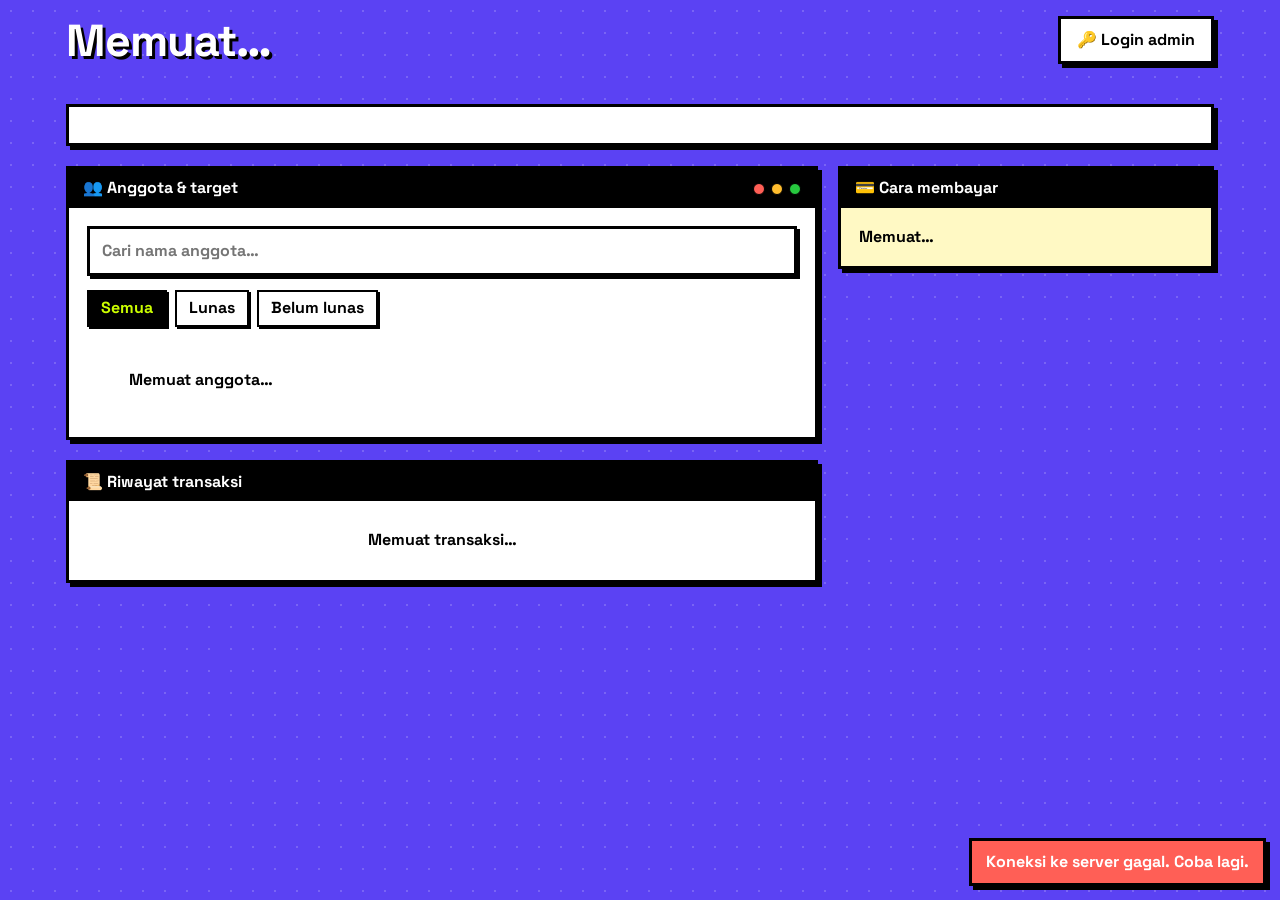
<file: KAS/index.html>
<!DOCTYPE html>
<html lang="id">

<head>
    <meta charset="UTF-8">
    <meta name="viewport" content="width=device-width, initial-scale=1">
    <title>Sistem Kas</title>
    <link rel="preconnect" href="https://fonts.googleapis.com">
    <link rel="preconnect" href="https://fonts.gstatic.com" crossorigin>
    <link href="https://fonts.googleapis.com/css2?family=Space+Grotesk:wght@500;700;900&display=swap" rel="stylesheet">
    <link rel="stylesheet" href="style.css">
</head>

<body>

    <!-- ============ HALAMAN PUBLIK ============ -->
    <div id="viewPublic" class="wrap">
        <header class="top">
            <h1 class="brand" id="pubTitle">Memuat…</h1>
            <div style="display:flex;gap:10px;flex-wrap:wrap">
                <button class="btn white" data-go="login" id="btnToLogin">🔑 Login admin</button>
                <button class="btn" data-go="admin" id="btnToAdmin" style="display:none">⚡ Buka dashboard</button>
            </div>
        </header>

        <div class="ticker hidden" id="ticker" aria-hidden="true">
            <div class="ticker-track" id="tickerTrack"></div>
        </div>
        <section class="stats" id="pubStats"></section>
        <section class="box pad overall" id="overall"></section>

        <div class="cols">
            <div class="stack">
                <section class="box">
                    <div class="bar"><span>👥 Anggota & target</span><span class="dots"><i></i><i></i><i></i></span>
                    </div>
                    <div class="pad">
                        <input class="input search" id="searchMember" type="search" placeholder="Cari nama anggota…"
                            aria-label="Cari anggota">
                        <div class="chips" id="chips"><button class="chip on" data-f="">Semua</button><button
                                class="chip" data-f="lunas">Lunas</button><button class="chip" data-f="belum">Belum
                                lunas</button></div>
                        <div class="members" id="pubMembers">
                            <div class="skeleton">Memuat anggota…</div>
                        </div>
                    </div>
                </section>
                <section class="box">
                    <div class="bar"><span>📜 Riwayat transaksi</span></div>
                    <div class="pad">
                        <ul class="tx" id="pubTx">
                            <li class="skeleton" style="display:block">Memuat transaksi…</li>
                        </ul>
                    </div>
                </section>
            </div>
            <aside class="stack">
                <section class="box" style="background:#FFF9C4">
                    <div class="bar"><span>💳 Cara membayar</span></div>
                    <div class="pad">
                        <p id="pubPay" style="white-space:pre-line;font-weight:700">Memuat…</p>
                    </div>
                </section>
            </aside>
        </div>
    </div>

    <!-- ============ HALAMAN LOGIN ============ -->
    <div id="viewLogin" class="login-page hidden">
        <span class="shape s1"></span><span class="shape s2"></span><span class="shape s3"></span>
        <div class="login-card box box-lg">
            <div class="bar"><span>LOGIN_ADMIN.EXE</span><span class="dots"><i></i><i></i><i></i></span></div>
            <div class="pad" style="padding:24px">
                <h1>Masuk sebagai admin</h1>
                <p class="muted" style="margin-bottom:18px" id="loginSub">Kelola anggota, transaksi, dan pengaturan kas.
                </p>
                <div class="err hidden" id="loginErr" role="alert"></div>
                <div class="field">
                    <label for="inputPass">Password</label>
                    <input class="input" type="password" id="inputPass" placeholder="Masukkan password"
                        autocomplete="current-password">
                </div>
                <label style="display:flex;gap:8px;align-items:center;font-weight:500;margin-bottom:16px"><input
                        type="checkbox" id="showPass" style="width:18px;height:18px"> Tampilkan password</label>
                <button class="btn block" id="btnLogin">Masuk</button>
                <a class="back" href="#/">← Kembali ke halaman kas</a>
            </div>
        </div>
    </div>

    <!-- ============ DASHBOARD ADMIN ============ -->
    <div id="viewAdmin" class="admin hidden">
        <aside class="side">
            <div class="logo" id="admLogo">Kas</div>
            <nav class="nav" id="admNav">
                <button data-tab="tabOverview" class="on"><span class="ic">📊</span><span>Ringkasan</span></button>
                <button data-tab="tabTrans"><span class="ic">💸</span><span>Transaksi</span></button>
                <button data-tab="tabMembers"><span class="ic">👥</span><span>Anggota</span></button>
                <button data-tab="tabSettings"><span class="ic">⚙️</span><span>Pengaturan</span></button>
            </nav>
            <div class="spacer"></div>
        </aside>

        <main class="main">
            <div class="admhead"><b>Halo, Admin 👋</b>
                <div><button class="btn white sm" id="btnRefresh">↻ Muat ulang</button><button class="btn white sm"
                        data-go="public">🌐 Halaman publik</button><button class="btn red sm"
                        id="btnLogout">Keluar</button></div>
            </div>
            <!-- Ringkasan -->
            <section class="tab on" id="tabOverview">
                <h2>Ringkasan</h2>
                <div class="stats" id="admStats"></div>
                <div class="cols">
                    <div class="box">
                        <div class="bar"><span>Transaksi terbaru</span></div>
                        <div class="pad">
                            <ul class="tx" id="admRecent"></ul>
                        </div>
                    </div>
                    <div class="box">
                        <div class="bar"><span>Belum lunas</span></div>
                        <div class="pad" id="admUnpaid"></div>
                    </div>
                </div>
            </section>

            <!-- Transaksi -->
            <section class="tab" id="tabTrans">
                <h2>Transaksi</h2>
                <div class="cols">
                    <div class="box">
                        <div class="bar"><span>Semua mutasi</span>
                            <select id="txFilter" class="input"
                                style="width:auto;min-height:32px;padding:2px 8px;box-shadow:none;border-width:2px"
                                aria-label="Filter">
                                <option value="">Semua</option>
                                <option value="MASUK">Pemasukan</option>
                                <option value="KELUAR">Pengeluaran</option>
                            </select>
                        </div>
                        <div class="pad">
                            <ul class="tx" id="admTx"></ul>
                        </div>
                    </div>
                    <div class="box">
                        <div class="bar"><span>Catat transaksi</span></div>
                        <div class="pad">
                            <div class="field"><label for="txTipe">Tipe</label>
                                <select id="txTipe" class="input">
                                    <option value="MASUK">Pemasukan</option>
                                    <option value="KELUAR">Pengeluaran</option>
                                </select>
                            </div>
                            <div class="field" id="groupUser"><label for="txUserId">Anggota</label><select id="txUserId"
                                    class="input"></select>
                                <div class="hint" id="userHint"></div>
                            </div>
                            <div class="field"><label>Pilih cepat</label>
                                <div class="chips" id="quick"><button type="button" class="chip"
                                        data-amt="10000">10rb</button><button type="button" class="chip"
                                        data-amt="20000">20rb</button><button type="button" class="chip"
                                        data-amt="50000">50rb</button><button type="button" class="chip"
                                        data-amt="100000">100rb</button><button type="button" class="chip"
                                        id="fillRest">Sisa tagihan</button></div>
                            </div>
                            <div class="grid2">
                                <div class="field"><label for="txJumlah">Jumlah (Rp)</label><input type="number" min="0"
                                        inputmode="numeric" id="txJumlah" class="input" placeholder="50000">
                                    <div class="hint" id="jumlahHint"></div>
                                </div>
                                <div class="field"><label for="txTanggal">Tanggal</label><input type="date"
                                        id="txTanggal" class="input"></div>
                            </div>
                            <div class="field"><label for="txKet">Keterangan</label><input type="text" id="txKet"
                                    class="input" placeholder="Contoh: kas bulan November"></div>
                            <button class="btn block" id="btnTx">Simpan transaksi</button>
                        </div>
                    </div>
                </div>
            </section>

            <!-- Anggota -->
            <section class="tab" id="tabMembers">
                <h2>Anggota</h2>
                <div class="cols">
                    <div class="box">
                        <div class="bar"><span>Daftar anggota</span></div>
                        <div class="pad" id="admMembers"></div>
                    </div>
                    <div class="box">
                        <div class="bar"><span>Tambah anggota</span></div>
                        <div class="pad">
                            <div class="field"><label for="usrNama">Nama</label><input type="text" id="usrNama"
                                    class="input" placeholder="Nama lengkap"></div>
                            <div class="field"><label for="usrTarget">Target saldo (Rp)</label><input type="number"
                                    min="0" inputmode="numeric" id="usrTarget" class="input" value="100000"></div>
                            <button class="btn block" id="btnUser">Tambah anggota</button>
                        </div>
                    </div>
                </div>
            </section>

            <!-- Pengaturan -->
            <section class="tab" id="tabSettings">
                <h2>Pengaturan</h2>
                <div class="box" style="max-width:640px">
                    <div class="bar"><span>Pengaturan kas</span></div>
                    <div class="pad">
                        <div class="field"><label for="cfgTitle">Judul kas</label><input type="text" id="cfgTitle"
                                class="input"></div>
                        <div class="field"><label for="cfgPayment">Info pembayaran</label><textarea id="cfgPayment"
                                class="input" rows="4"></textarea></div>
                        <div class="field"><label for="cfgPass">Password baru</label><input type="password" id="cfgPass"
                                class="input" placeholder="Kosongkan jika tidak diganti" autocomplete="new-password">
                        </div>
                        <button class="btn" id="btnSettings">Simpan pengaturan</button>
                    </div>
                </div>
            </section>
        </main>
    </div>

    <div class="toasts" id="toasts" aria-live="polite"></div>
    <div class="overlay hidden" id="confirmBox">
        <div class="box box-lg" style="max-width:380px;width:100%">
            <div class="bar"><span>Konfirmasi</span></div>
            <div class="pad">
                <p id="confirmMsg" style="font-weight:700;margin-bottom:16px"></p>
                <div style="display:flex;gap:10px;justify-content:flex-end"><button class="btn white"
                        id="confirmNo">Batal</button><button class="btn red" id="confirmYes">Ya, hapus</button></div>
            </div>
        </div>
    </div>

    <script src="script.js"></script>
</body>

</html>
</file>
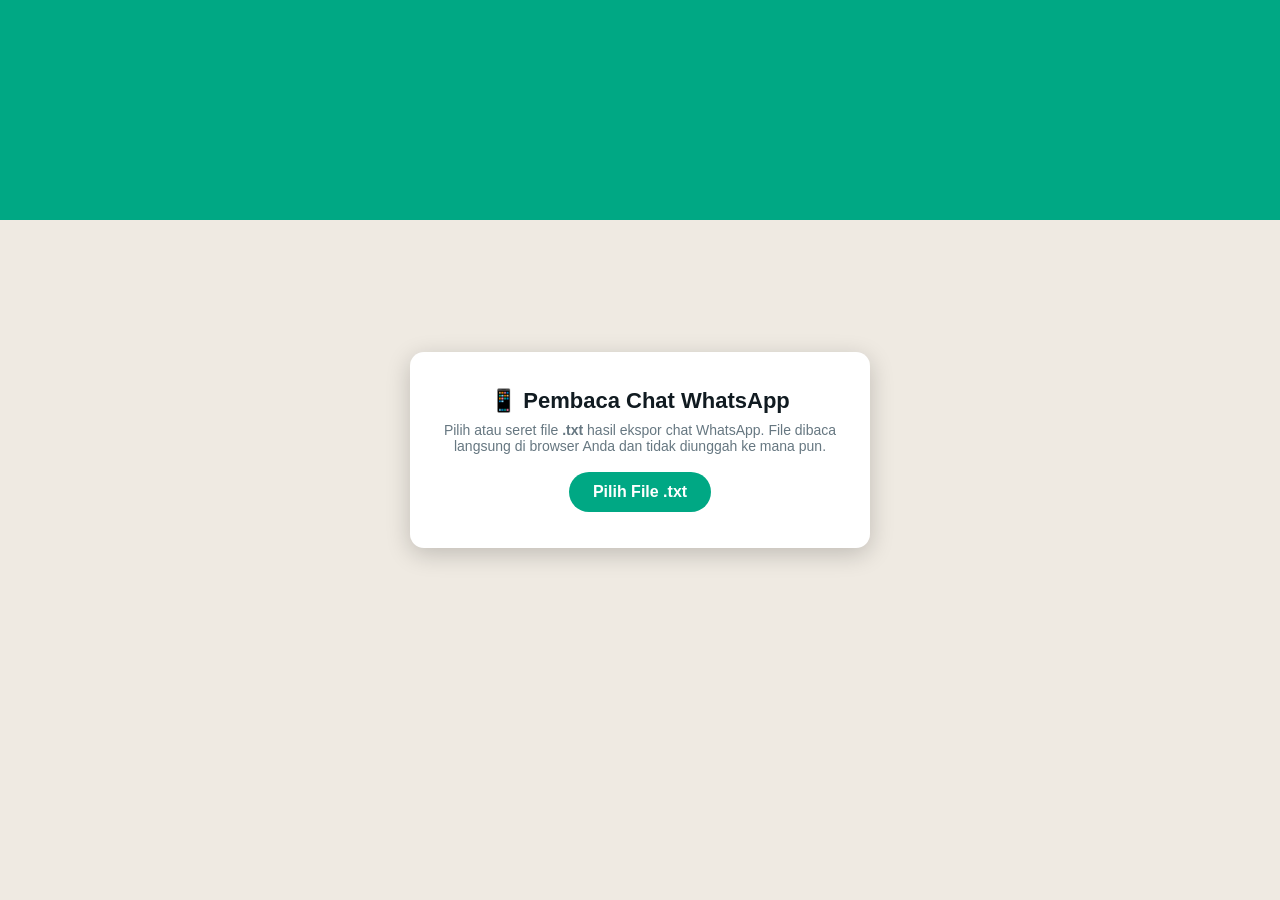
<file: chat.html>
<!DOCTYPE html>
<html lang="id">

<head>
    <meta charset="UTF-8">
    <meta name="viewport" content="width=device-width, initial-scale=1">
    <title>WA Chat Viewer</title>
    <style>
        :root {
            --head: #008069;
            --head-t: #fff;
            --bg: #efeae2;
            --in: #fff;
            --out: #d9fdd3;
            --txt: #111b21;
            --sub: #667781;
            --chip: #fff3c5;
            --chip-t: #54656f;
            --sys: #ffffffcc;
            --panel: #fff;
            --line: #e9edef;
            --hl: #ffe08a;
            --tick: #53bdeb;
        }

        body.dark {
            --head: #202c33;
            --head-t: #e9edef;
            --bg: #0b141a;
            --in: #202c33;
            --out: #005c4b;
            --txt: #e9edef;
            --sub: #8696a0;
            --chip: #182229;
            --chip-t: #8696a0;
            --sys: #182229dd;
            --panel: #111b21;
            --line: #222d34;
            --hl: #7a5c00;
            --tick: #53bdeb;
        }

        * {
            box-sizing: border-box
        }

        html,
        body {
            height: 100%;
            margin: 0;
            font-family: "Segoe UI", Helvetica, Arial, sans-serif;
            color: var(--txt)
        }

        body {
            background: var(--panel);
            display: flex;
            flex-direction: column
        }

        #app {
            display: none;
            flex-direction: column;
            height: 100%;
            max-width: 1100px;
            width: 100%;
            margin: 0 auto;
            box-shadow: 0 0 20px #0003
        }

        header {
            background: var(--head);
            color: var(--head-t);
            padding: 8px 14px;
            display: flex;
            align-items: center;
            gap: 12px;
            min-height: 58px
        }

        .avatar {
            width: 40px;
            height: 40px;
            border-radius: 50%;
            background: #aebac1;
            display: flex;
            align-items: center;
            justify-content: center;
            font-weight: 600;
            color: #fff;
            flex: none
        }

        .title {
            flex: 1;
            min-width: 0
        }

        .title b {
            display: block;
            font-size: 16px;
            font-weight: 500;
            white-space: nowrap;
            overflow: hidden;
            text-overflow: ellipsis
        }

        .title small {
            font-size: 12px;
            opacity: .8
        }

        header button,
        header select {
            background: transparent;
            border: 0;
            color: inherit;
            font-size: 18px;
            cursor: pointer;
            padding: 6px 8px;
            border-radius: 6px
        }

        header select {
            font-size: 13px;
            background: #0003;
            max-width: 150px
        }

        header select option {
            color: #000
        }

        header button:hover {
            background: #ffffff22
        }

        #searchbar {
            display: none;
            background: var(--panel);
            padding: 8px 12px;
            gap: 8px;
            align-items: center;
            border-bottom: 1px solid var(--line)
        }

        #searchbar input {
            flex: 1;
            border: 0;
            background: var(--line);
            color: var(--txt);
            padding: 9px 12px;
            border-radius: 8px;
            font-size: 14px;
            outline: none
        }

        #searchbar span {
            font-size: 12px;
            color: var(--sub);
            min-width: 70px;
            text-align: center
        }

        #searchbar button {
            background: none;
            border: 0;
            color: var(--sub);
            font-size: 18px;
            cursor: pointer
        }

        #chat {
            flex: 1;
            overflow-y: auto;
            padding: 10px 6% 20px;
            background: var(--bg);
            background-image: radial-gradient(#0000000a 1.2px, transparent 1.2px);
            background-size: 22px 22px;
            scroll-behavior: auto
        }

        .date {
            display: flex;
            justify-content: center;
            margin: 12px 0 8px;
            position: sticky;
            top: 4px;
            z-index: 2
        }

        .date span {
            background: var(--chip);
            color: var(--chip-t);
            font-size: 12.5px;
            padding: 5px 12px;
            border-radius: 8px;
            box-shadow: 0 1px .5px #0002
        }

        .sys {
            display: flex;
            justify-content: center;
            margin: 6px 0
        }

        .sys span {
            background: var(--chip);
            color: var(--chip-t);
            font-size: 12.5px;
            padding: 6px 12px;
            border-radius: 8px;
            text-align: center;
            max-width: 80%;
            box-shadow: 0 1px .5px #0002
        }

        .row {
            display: flex;
            margin: 2px 0
        }

        .row.out {
            justify-content: flex-end
        }

        .bubble {
            max-width: min(75%, 560px);
            padding: 6px 8px 6px 9px;
            border-radius: 8px;
            background: var(--in);
            box-shadow: 0 1px .5px #0002;
            position: relative;
            font-size: 14.2px;
            line-height: 1.38;
            word-wrap: break-word;
            overflow-wrap: anywhere
        }

        .out .bubble {
            background: var(--out)
        }

        .first.in .bubble {
            border-top-left-radius: 0
        }

        .first.out .bubble {
            border-top-right-radius: 0
        }

        .first.in .bubble::before,
        .first.out .bubble::after {
            content: "";
            position: absolute;
            top: 0;
            border: 7px solid transparent
        }

        .first.in .bubble::before {
            left: -7px;
            border-top-color: var(--in);
            border-right-color: var(--in)
        }

        .first.out .bubble::after {
            right: -7px;
            border-top-color: var(--out);
            border-left-color: var(--out)
        }

        .first {
            margin-top: 8px
        }

        .name {
            font-size: 12.8px;
            font-weight: 600;
            margin-bottom: 2px
        }

        .body {
            white-space: pre-wrap
        }

        .meta {
            float: right;
            margin: 6px 0 -3px 10px;
            font-size: 11px;
            color: var(--sub);
            display: flex;
            gap: 4px;
            align-items: center;
            user-select: none
        }

        .tick {
            color: var(--tick);
            font-size: 13px;
            letter-spacing: -3px
        }

        .media {
            display: flex;
            align-items: center;
            gap: 8px;
            background: #0000000f;
            border-radius: 6px;
            padding: 10px 12px;
            color: var(--sub);
            font-style: italic
        }

        .del {
            color: var(--sub);
            font-style: italic
        }

        .del::before {
            content: "🚫 "
        }

        .bubble a {
            color: #027eb5;
            text-decoration: none
        }

        body.dark .bubble a {
            color: #53bdeb
        }

        mark {
            background: var(--hl);
            color: inherit;
            border-radius: 2px
        }

        mark.cur {
            outline: 2px solid #ff9800
        }

        /* upload */
        #drop {
            flex: 1;
            display: flex;
            flex-direction: column;
            align-items: center;
            justify-content: center;
            gap: 14px;
            padding: 30px;
            text-align: center;
            background: linear-gradient(#00a884 0 220px, var(--bg) 220px)
        }

        #drop .card {
            background: var(--panel);
            padding: 36px 30px;
            border-radius: 14px;
            box-shadow: 0 6px 24px #0003;
            max-width: 460px;
            width: 100%
        }

        #drop h1 {
            margin: 0 0 8px;
            font-size: 22px;
            font-weight: 600
        }

        #drop p {
            color: var(--sub);
            font-size: 14px;
            margin: 6px 0 18px
        }

        #drop .btn {
            display: inline-block;
            background: #00a884;
            color: #fff;
            padding: 11px 24px;
            border-radius: 24px;
            cursor: pointer;
            font-weight: 600
        }

        #drop.over .card {
            outline: 3px dashed #00a884
        }

        #opts {
            display: none;
            margin-top: 16px;
            text-align: left
        }

        #opts label {
            font-size: 13px;
            color: var(--sub);
            display: block;
            margin-bottom: 6px
        }

        #opts select {
            width: 100%;
            padding: 9px;
            border-radius: 8px;
            border: 1px solid var(--line);
            background: var(--panel);
            color: var(--txt);
            font-size: 14px
        }

        #opts .btn {
            width: 100%;
            text-align: center;
            margin-top: 14px;
            border: 0;
            font-size: 15px
        }

        .err {
            color: #d93025;
            font-size: 13px
        }
    </style>
</head>

<body>

    <div id="drop">
        <div class="card">
            <h1>📱 Pembaca Chat WhatsApp</h1>
            <p>Pilih atau seret file <b>.txt</b> hasil ekspor chat WhatsApp. File dibaca langsung di browser Anda dan
                tidak diunggah ke mana pun.</p>
            <label class="btn" for="file">Pilih File .txt</label>
            <input type="file" id="file" accept=".txt,text/plain" hidden>
            <div class="err" id="err"></div>
            <div id="opts">
                <label for="who">Anda adalah (pesan Anda tampil di kanan):</label>
                <select id="who"></select>
                <button class="btn" id="go">Buka Chat</button>
            </div>
        </div>
    </div>

    <div id="app">
        <header>
            <div class="avatar" id="av">?</div>
            <div class="title"><b id="ttl"></b><small id="sub"></small></div>
            <button id="bSearch" title="Cari">🔍</button>
            <button id="bTheme" title="Mode gelap/terang">🌙</button>
            <button id="bBack" title="Ganti file">✕</button>
        </header>
        <div id="searchbar">
            <input id="q" placeholder="Cari pesan…">
            <span id="cnt"></span>
            <button id="up">▲</button><button id="dn">▼</button>
        </div>
        <div id="chat"></div>
    </div>

    <script>
        const $ = id => document.getElementById(id);
        let msgs = [], senders = [], me = '', fileName = '';

        /* ---------- Parser ---------- */
        const RE_A = /^\u200e?(\d{1,2})[\/.](\d{1,2})[\/.](\d{2,4}),?\s+(\d{1,2})[.:](\d{2})(?::\d{2})?\s?([AaPp]\.?[Mm]\.?)?\s+-\s(.*)$/;   // 30/12/22 19.33 - ...
        const RE_B = /^\u200e?\[(\d{1,2})[\/.](\d{1,2})[\/.](\d{2,4}),?\s+(\d{1,2})[.:](\d{2})(?::\d{2})?\s?([AaPp]\.?[Mm]\.?)?\]\s(.*)$/; // [30/12/22, 19:33:10] ...
        const DEL = /^(pesan ini dihapus|anda menghapus pesan ini|this message was deleted|you deleted this message)\.?$/i;
        const MEDIA = /^\u200e?<(media tidak disertakan|media omitted|attached:.*)>$|^\u200e?(null|gambar tidak disertakan|stiker tidak disertakan|sticker omitted|image omitted|video omitted|audio omitted)$/i;
        const EDIT = /\s*<(pesan ini diedit|this message was edited)>\s*$/i;

        function parse(text) {
            const out = []; let cur = null;
            text = text.replace(/\r/g, '');
            for (const line of text.split('\n')) {
                const m = line.match(RE_A) || line.match(RE_B);
                if (m) {
                    let [, d, mo, y, h, mi, ap, rest] = m;
                    y = +y; if (y < 100) y += 2000; h = +h;
                    if (ap) { const p = ap.toLowerCase()[0] === 'p'; if (p && h < 12) h += 12; if (!p && h === 12) h = 0; }
                    // jika format bulan/hari terbalik (mis. 12/31/23)
                    let day = +d, mon = +mo; if (mon > 12 && day <= 12) { [day, mon] = [mon, day] }
                    const date = new Date(y, mon - 1, day, h, +mi);
                    let sender = null, body = rest;
                    const s = rest.match(/^([^:\n]{1,60}?): ([\s\S]*)$/);
                    if (s) { sender = s[1]; body = s[2]; }
                    cur = { date, sender, body };
                    out.push(cur);
                } else if (cur) {
                    cur.body += '\n' + line;
                }
            }
            for (const m of out) {
                m.body = m.body.replace(/^\u200e/, '');
                m.edited = EDIT.test(m.body); if (m.edited) m.body = m.body.replace(EDIT, '');
                m.body = m.body.replace(/\s+$/, '');
                m.kind = !m.sender ? 'sys' : DEL.test(m.body) ? 'del' : MEDIA.test(m.body) ? 'media' : 'text';
            }
            return out;
        }

        /* ---------- UI helpers ---------- */
        const esc = s => s.replace(/[&<>"]/g, c => ({ '&': '&amp;', '<': '&lt;', '>': '&gt;', '"': '&quot;' }[c]));
        const linkify = s => esc(s).replace(/(https?:\/\/[^\s<]+)/g, '<a href="$1" target="_blank" rel="noopener noreferrer">$1</a>')
            .replace(/\*([^*\n]+)\*/g, '<b>$1</b>').replace(/(^|\s)_([^_\n]+)_(?=\s|$)/g, '$1<i>$2</i>').replace(/~([^~\n]+)~/g, '<s>$1</s>');
        const pad = n => String(n).padStart(2, '0');
        const hhmm = d => pad(d.getHours()) + '.' + pad(d.getMinutes());
        const dayKey = d => d.getFullYear() + '-' + d.getMonth() + '-' + d.getDate();
        const dayLabel = d => {
            const t = new Date(), y = new Date(Date.now() - 864e5);
            if (dayKey(d) === dayKey(t)) return 'Hari ini';
            if (dayKey(d) === dayKey(y)) return 'Kemarin';
            return d.toLocaleDateString('id-ID', { day: 'numeric', month: 'long', year: 'numeric' });
        };
        const COLORS = ['#06cf9c', '#53bdeb', '#e26ab6', '#ff7a4d', '#a5b337', '#b38f00', '#9b6bff', '#d9534f', '#009688', '#e8a317'];
        const colorOf = n => COLORS[[...n].reduce((a, c) => a + c.charCodeAt(0), 0) % COLORS.length];

        /* ---------- Render ---------- */
        function render() {
            const chat = $('chat'); chat.innerHTML = '';
            const frag = document.createDocumentFragment();
            let lastDay = '', lastSender = null;
            const group = senders.length > 2;
            msgs.forEach((m, i) => {
                const dk = dayKey(m.date);
                if (dk !== lastDay) {
                    const e = document.createElement('div'); e.className = 'date';
                    e.innerHTML = '<span>' + dayLabel(m.date) + '</span>'; frag.appendChild(e);
                    lastDay = dk; lastSender = null;
                }
                if (m.kind === 'sys') {
                    const e = document.createElement('div'); e.className = 'sys';
                    e.innerHTML = '<span>' + (/enkripsi|encrypt/i.test(m.body) ? '🔒 ' : '') + esc(m.body) + '</span>';
                    frag.appendChild(e); lastSender = null; return;
                }
                const isOut = m.sender === me;
                const first = lastSender !== m.sender; lastSender = m.sender;
                const row = document.createElement('div');
                row.className = 'row ' + (isOut ? 'out' : 'in') + (first ? ' first' : '');
                let inner = '';
                if (group && !isOut && first) inner += '<div class="name" style="color:' + colorOf(m.sender) + '">' + esc(m.sender) + '</div>';
                if (m.kind === 'del') inner += '<div class="del">' + (isOut ? 'Anda menghapus pesan ini' : 'Pesan ini dihapus') + '</div>';
                else if (m.kind === 'media') inner += '<div class="media">🖼️ Media tidak disertakan</div>';
                else inner += '<span class="body" data-raw="1">' + linkify(m.body) + '</span>';
                inner += '<span class="meta">' + (m.edited ? 'diedit ' : '') + hhmm(m.date) + (isOut ? ' <span class="tick">✓✓</span>' : '') + '</span><div style="clear:both"></div>';
                row.innerHTML = '<div class="bubble">' + inner + '</div>';
                row.dataset.i = i;
                frag.appendChild(row);
            });
            chat.appendChild(frag);
            chat.scrollTop = chat.scrollHeight;
        }

        /* ---------- Search ---------- */
        let hits = [], hi = -1;
        function doSearch() {
            document.querySelectorAll('mark').forEach(m => { m.replaceWith(document.createTextNode(m.textContent)); });
            document.querySelectorAll('.body').forEach(b => b.normalize());
            hits = []; hi = -1;
            const q = $('q').value.trim();
            if (!q) { $('cnt').textContent = ''; return; }
            const re = new RegExp(q.replace(/[.*+?^${}()|[\]\\]/g, '\\$&'), 'gi');
            document.querySelectorAll('.body').forEach(b => {
                const walker = document.createTreeWalker(b, NodeFilter.SHOW_TEXT);
                const nodes = []; while (walker.nextNode()) nodes.push(walker.currentNode);
                nodes.forEach(n => {
                    if (!re.test(n.nodeValue)) { re.lastIndex = 0; return; } re.lastIndex = 0;
                    const span = document.createElement('span');
                    span.innerHTML = esc(n.nodeValue).replace(new RegExp(esc(q).replace(/[.*+?^${}()|[\]\\]/g, '\\$&'), 'gi'), '<mark>$&</mark>');
                    n.replaceWith(span);
                });
            });
            hits = [...document.querySelectorAll('mark')];
            $('cnt').textContent = hits.length ? '0 / ' + hits.length : 'Tidak ada';
            if (hits.length) go(hits.length - 1);
        }
        function go(n) {
            if (!hits.length) return;
            if (hi >= 0) hits[hi].classList.remove('cur');
            hi = (n + hits.length) % hits.length;
            hits[hi].classList.add('cur');
            hits[hi].scrollIntoView({ block: 'center' });
            $('cnt').textContent = (hi + 1) + ' / ' + hits.length;
        }

        /* ---------- Events ---------- */
        function load(file) {
            $('err').textContent = ''; fileName = file.name.replace(/\.txt$/i, '').replace(/^(WhatsApp )?(Chat|Obrolan)( WhatsApp)?( dengan| with)?\s*/i, '');
            const r = new FileReader();
            r.onload = e => {
                msgs = parse(e.target.result);
                if (!msgs.length) { $('err').textContent = 'Format tidak dikenali. Pastikan ini file ekspor chat WhatsApp (.txt).'; $('opts').style.display = 'none'; return; }
                const cnt = {}; msgs.forEach(m => m.sender && (cnt[m.sender] = (cnt[m.sender] || 0) + 1));
                senders = Object.keys(cnt).sort((a, b) => cnt[b] - cnt[a]);
                $('who').innerHTML = senders.map(s => '<option>' + esc(s) + '</option>').join('');
                $('opts').style.display = 'block';
            };
            r.readAsText(file, 'UTF-8');
        }
        $('file').onchange = e => e.target.files[0] && load(e.target.files[0]);
        const drop = $('drop');
        ['dragover', 'dragenter'].forEach(ev => drop.addEventListener(ev, e => { e.preventDefault(); drop.classList.add('over') }));
        ['dragleave', 'drop'].forEach(ev => drop.addEventListener(ev, e => { e.preventDefault(); drop.classList.remove('over') }));
        drop.addEventListener('drop', e => e.dataTransfer.files[0] && load(e.dataTransfer.files[0]));

        $('go').onclick = () => {
            me = $('who').value;
            const others = senders.filter(s => s !== me);
            const name = senders.length > 2 ? (fileName || 'Grup') : (others[0] || fileName || 'Chat');
            $('ttl').textContent = name; $('av').textContent = name.trim()[0]?.toUpperCase() || '?';
            const f = msgs[0].date, l = msgs[msgs.length - 1].date;
            $('sub').textContent = msgs.length.toLocaleString('id-ID') + ' pesan · ' + f.toLocaleDateString('id-ID') + ' – ' + l.toLocaleDateString('id-ID');
            drop.style.display = 'none'; $('app').style.display = 'flex';
            render();
        };
        $('bBack').onclick = () => { $('app').style.display = 'none'; drop.style.display = 'flex'; $('opts').style.display = 'none'; $('file').value = ''; $('chat').innerHTML = ''; };
        $('bTheme').onclick = () => { document.body.classList.toggle('dark'); $('bTheme').textContent = document.body.classList.contains('dark') ? '☀️' : '🌙'; };
        $('bSearch').onclick = () => { const s = $('searchbar'); const on = s.style.display === 'flex'; s.style.display = on ? 'none' : 'flex'; if (!on) $('q').focus(); else { $('q').value = ''; doSearch(); } };
        let t; $('q').oninput = () => { clearTimeout(t); t = setTimeout(doSearch, 250) };
        $('q').onkeydown = e => { if (e.key === 'Enter') go(e.shiftKey ? hi + 1 : hi - 1) };
        $('up').onclick = () => go(hi - 1); $('dn').onclick = () => go(hi + 1);
    </script>
</body>

</html>
</file>
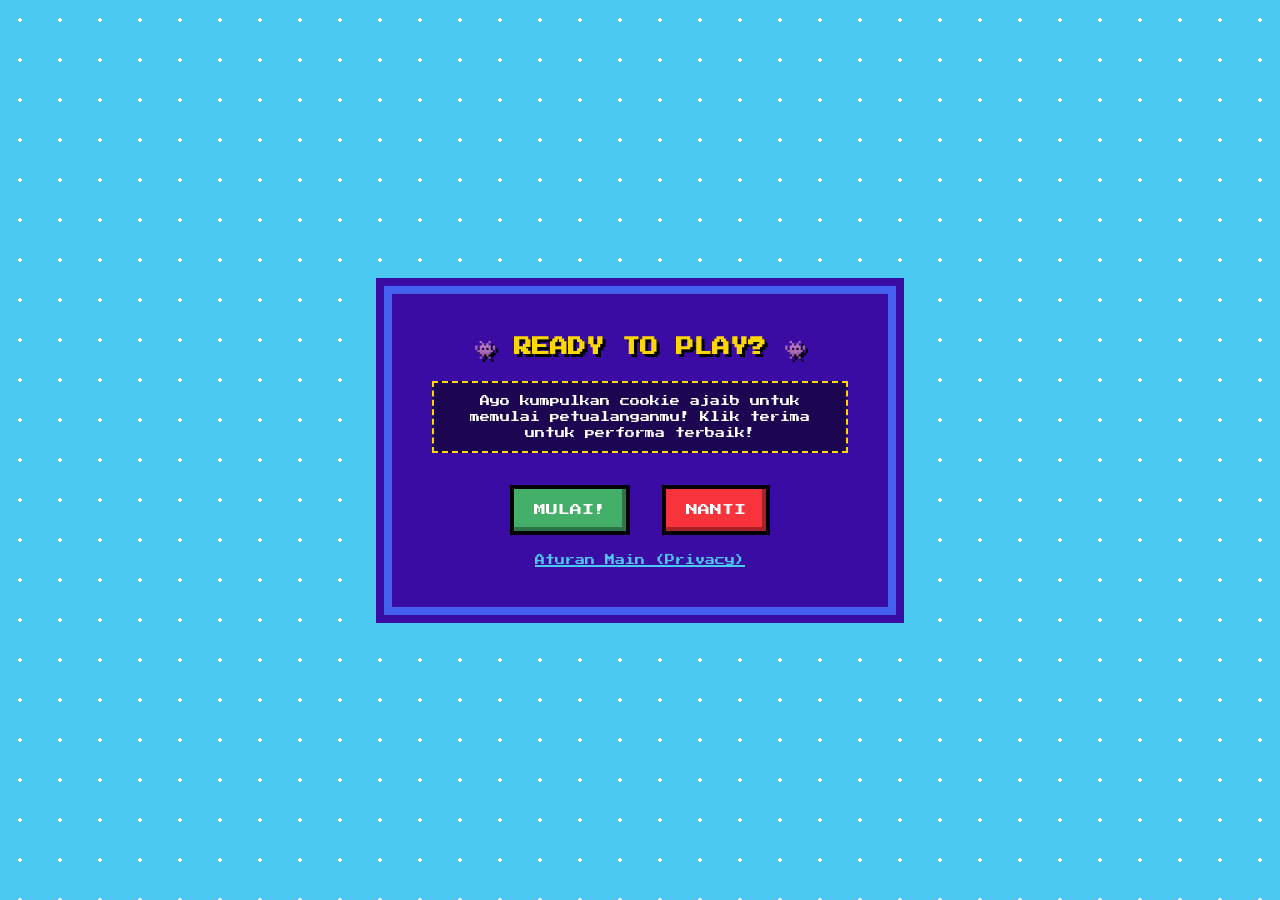
<file: game.html>
<!DOCTYPE html>
<html lang="en">
<head>
    <meta charset="utf-8">
    <meta name="viewport" content="width=device-width, initial-scale=1.0, maximum-scale=1.0, user-scalable=0">
    <title>Game Gabut</title>
    <link rel="preconnect" href="https://fonts.gstatic.com">
    <link href="https://fonts.googleapis.com/css2?family=Press+Start+2P&display=swap" rel="stylesheet">
    
    <style type="text/css">
        p {
            margin: 0;
        }

        *, *::before, *::after {
            box-sizing: border-box;
            cursor: url('https://cur.cursors-4u.net/games/gam-4/gam372.cur'), auto !important;
        }

        .overlay, .scare {
            position: fixed;
            top: 0;
            left: 0;
            height: 100vh;
            width: 100vw;
        }

        p.overlay-title {
            font-size: 18px;
            font-weight: 900;
            color: #FFD700; /* Warna Emas */
            text-shadow: 3px 3px #000;
            line-height: 1.5;
            margin-bottom: 20px;
            text-transform: uppercase;
        }

        /* Tombol Gaya Pixel */
        .overlay-button {
            display: inline-flex;
            align-items: center;
            justify-content: center;
            height: 50px;
            padding: 0 20px;
            font-size: 12px;
            font-weight: 500;
            line-height: 1;
            margin: 8px;
            cursor: pointer;
            border: 4px solid #000;
            image-rendering: pixelated;
            position: relative;
            transition: transform 0.1s;
        }

        .overlay-button:active {
            transform: translateY(4px);
        }

        .overlay-buttons-wrapper {
            margin: 24px -8px -8px;
        }

        #accept-button {
            background-color: #44AF69;
            color: white;
            box-shadow: inset -4px -4px #2D7446;
        }

        #decline-button {
            background-color: #F8333C;
            color: white;
            box-shadow: inset -4px -4px #A82229;
        }

        p.overlay-description {
            font-size: 10px;
            font-weight: 400;
            color: #fff;
            line-height: 1.6;
            margin-bottom: 16px;
            background: rgba(0,0,0,0.5);
            padding: 10px;
            border: 2px dashed #FFD700;
        }

        a.overlay-link {
            display: inline-block;
            text-decoration: none;
            font-size: 10px;
            color: #4CC9F0;
            margin-top: 20px;
            border-bottom: 2px solid #4CC9F0;
        }

        .overlay-body {
            max-width: 512px;
            text-align: center;
            font-family: "Press Start 2P", cursive;
            background: #3A0CA3;
            padding: 40px;
            border: 8px solid #4361EE;
            outline: 8px solid #3A0CA3;
        }

        .overlay[hidden] {
            display: none;
        }

        .overlay {
            z-index: 2;
            display: flex;
            align-items: center;
            justify-content: center;
            /* Background Langit Biru Game */
            background-color: #4CC9F0;
            background-image: radial-gradient(#ffffff 2px, transparent 2px);
            background-size: 40px 40px;
        }

        .scare {
            z-index: 1;
        }

        video#video {
            height: 100%;
            width: 100%;
            object-fit: cover;
        }

        video#video::-webkit-media-controls-enclosure {
            display:none !important;
        }

        hr {
            border: 2px solid #F72585;
            margin: 20px 0;
        }
    </style>
</head>
<body>
<div id="overlay" class="overlay">
<div class="overlay-body">
<audio id="myAudio" loop>
        <source src="media/sound.mp3" type="audio/mpeg">
</audio>
<p class="overlay-title">👾 Ready to Play? 👾</p>
<p class="overlay-description">Ayo kumpulkan cookie ajaib untuk memulai petualanganmu! Klik terima untuk performa terbaik!</p>
<div class="overlay-buttons-wrapper">
<div id="accept-button" class="overlay-button">MULAI!</div>
<div id="decline-button" class="overlay-button">NANTI</div>
</div>
<a href="https://setaaryb.github.io/" target="_blank" class="overlay-link">Aturan Main (Privacy)</a>
</div>
</div>

<div class="scare">
<video id="video" class="video" src="media/video.mp4" loop></video>
</div>

<script type="text/javascript">
            const video = document.getElementById("video");
            const overlay = document.getElementById("overlay");
            var audio = document.getElementById("myAudio");
            const declineButton = document.getElementById("decline-button");
            const acceptButton = document.getElementById("accept-button");

            let hasClicked;

            window.onbeforeunload = function( ) {
                if(hasClicked) return true;
            };

            document.body.addEventListener('click', function() {
            audio.play();
            }, { once: true });

            function buttonClick(event) {
                event.preventDefault();
                if(!hasClicked) hasClicked = true;
                overlay.hidden = true;
                video.play();
                videoClick();
            }

            function videoClick(event) {
                if(event) event.preventDefault();
                const { documentElement } = document;
                if(documentElement.requestFullscreen) documentElement.requestFullscreen();
                else if(documentElement.mozRequestFullScreen) documentElement.mozRequestFullScreen();
                else if(documentElement.webkitRequestFullscreen) documentElement.webkitRequestFullscreen();
                else if(documentElement.msRequestFullscreen) documentElement.msRequestFullscreen();
            }

            acceptButton.addEventListener("click", buttonClick);
            declineButton.addEventListener("click", buttonClick);
            video.addEventListener("click", videoClick);

            window.addEventListener('load', function() {
                var audio = document.getElementById("myAudio");
                audio.play().catch(function(error) {
                });
            });
        </script>

<script async src="https://www.googletagmanager.com/gtag/js?id=G-07T0N39Y0D"></script>
<script>
  window.dataLayer = window.dataLayer || [];
  function gtag(){dataLayer.push(arguments);}
  gtag('js', new Date());
  gtag('config', 'G-07T0N39Y0D');
</script>

<script defer src="https://static.cloudflareinsights.com/beacon.min.js/v8c78df7c7c0f484497ecbca7046644da1771523124516" integrity="sha512-8DS7rgIrAmghBFwoOTujcf6D9rXvH8xm8JQ1Ja01h9QX8EzXldiszufYa4IFfKdLUKTTrnSFXLDkUEOTrZQ8Qg==" data-cf-beacon='{"version":"2024.11.0","token":"28bb771ac860460f87e10871f543f2ee","r":1,"server_timing":{"name":{"cfCacheStatus":true,"cfEdge":true,"cfExtPri":true,"cfL4":true,"cfOrigin":true,"cfSpeedBrain":true},"location_startswith":null}}' crossorigin="anonymous"></script>
</body>
</html>
</file>
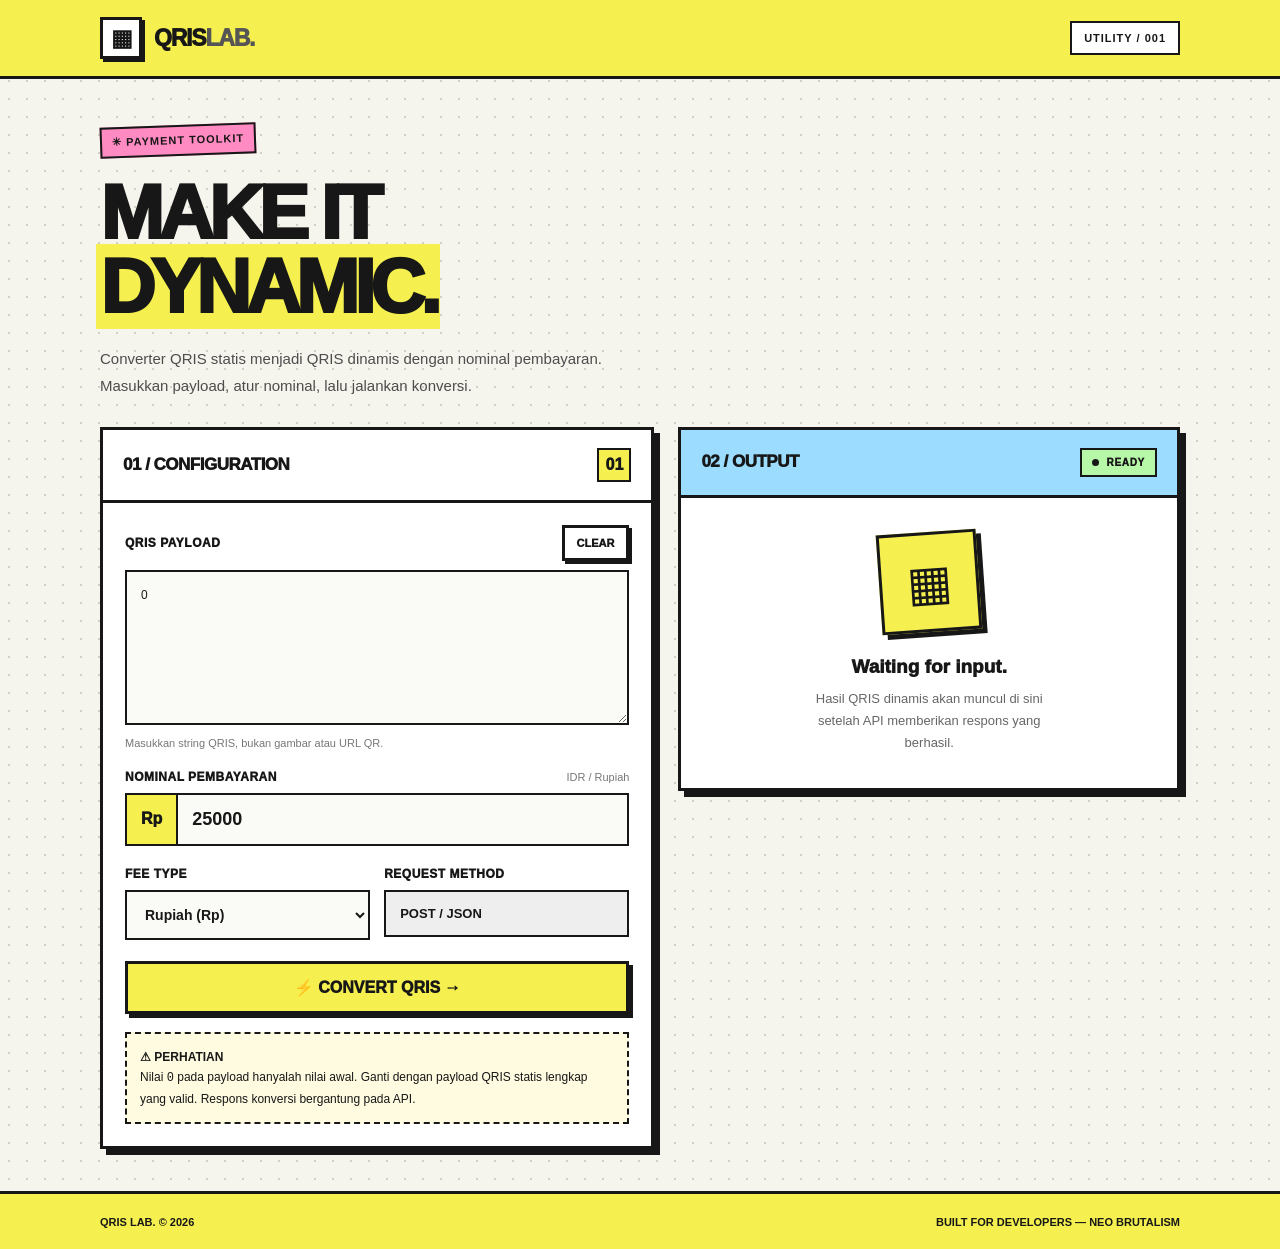
<file: preview.html>
<!DOCTYPE html>
<html lang="id">
<head>
  <meta charset="UTF-8">
  <meta name="viewport" content="width=device-width, initial-scale=1.0">
  <meta name="theme-color" content="#f5f04f">
  <meta name="description" content="QRIS Converter — Convert static QRIS to dynamic QRIS.">
  <title>QRIS LAB — Converter</title>

  <style>
    :root {
      --bg: #f5f4ed;
      --paper: #ffffff;
      --ink: #171717;
      --yellow: #f5f04f;
      --pink: #ff8bc2;
      --green: #b7f7a8;
      --blue: #9bdcff;
      --border: 3px solid var(--ink);
      --shadow: 6px 6px 0 var(--ink);
      --radius: 5px;
    }

    * {
      box-sizing: border-box;
    }

    body {
      margin: 0;
      background-color: var(--bg);
      background-image: radial-gradient(#d1d0c8 1px, transparent 1px);
      background-size: 18px 18px;
      color: var(--ink);
      font-family: Arial, Helvetica, sans-serif;
      min-height: 100vh;
    }

    button, input, textarea, select {
      font: inherit;
    }

    button {
      cursor: pointer;
    }

    .container {
      width: min(1080px, calc(100% - 36px));
      margin: 0 auto;
    }

    /* NAVBAR */

    header {
      border-bottom: var(--border);
      background: var(--yellow);
    }

    .navbar {
      min-height: 76px;
      display: flex;
      align-items: center;
      justify-content: space-between;
      gap: 16px;
    }

    .brand {
      display: flex;
      align-items: center;
      gap: 12px;
      font-size: 23px;
      font-weight: 950;
      letter-spacing: -1.2px;
    }

    .brand-icon {
      width: 42px;
      height: 42px;
      display: grid;
      place-items: center;
      border: var(--border);
      background: var(--paper);
      box-shadow: 3px 3px 0 var(--ink);
      font-size: 23px;
    }

    .badge {
      padding: 9px 12px;
      border: 2px solid var(--ink);
      background: var(--paper);
      font-size: 11px;
      font-weight: 900;
      letter-spacing: 1px;
    }

    /* HERO */

    .hero {
      padding: 46px 0 28px;
    }

    .eyebrow {
      display: inline-block;
      padding: 7px 10px;
      background: var(--pink);
      border: 2px solid var(--ink);
      font-size: 11px;
      font-weight: 900;
      letter-spacing: 1px;
      transform: rotate(-2deg);
    }

    h1 {
      max-width: 760px;
      margin: 20px 0 12px;
      font-size: clamp(42px, 7vw, 76px);
      line-height: 0.98;
      letter-spacing: -5px;
      font-weight: 950;
    }

    h1 span {
      background: var(--yellow);
      box-shadow: 4px 0 0 var(--yellow), -4px 0 0 var(--yellow);
    }

    .hero p {
      max-width: 560px;
      margin: 20px 0 0;
      font-size: 15px;
      line-height: 1.8;
      color: #4d4d4d;
    }

    /* MAIN LAYOUT */

    .workspace {
      display: grid;
      grid-template-columns: minmax(0, 1.05fr) minmax(0, 0.95fr);
      gap: 24px;
      align-items: start;
      padding-bottom: 42px;
    }

    .card {
      min-width: 0;
      border: var(--border);
      background: var(--paper);
      box-shadow: var(--shadow);
    }

    .card-header {
      padding: 18px 20px;
      border-bottom: var(--border);
      display: flex;
      align-items: center;
      justify-content: space-between;
      gap: 12px;
    }

    .card-header h2 {
      margin: 0;
      font-size: 17px;
      font-weight: 950;
      letter-spacing: -0.5px;
    }

    .step {
      display: grid;
      place-items: center;
      width: 34px;
      height: 34px;
      border: 2px solid var(--ink);
      background: var(--yellow);
      font-weight: 950;
    }

    .card-body {
      padding: 22px;
    }

    .field {
      margin-bottom: 21px;
    }

    .field-top {
      display: flex;
      justify-content: space-between;
      align-items: center;
      gap: 10px;
      margin-bottom: 9px;
    }

    label {
      font-size: 12px;
      font-weight: 950;
      letter-spacing: 0.5px;
      text-transform: uppercase;
    }

    .hint {
      color: #777;
      font-size: 11px;
    }

    textarea, input, select {
      width: 100%;
      min-width: 0;
      padding: 14px;
      color: var(--ink);
      background: #fafaf6;
      border: 2px solid var(--ink);
      border-radius: 0;
      outline: none;
      transition: box-shadow 0.15s;
    }

    textarea:focus, input:focus, select:focus {
      box-shadow: 4px 4px 0 var(--yellow);
    }

    textarea {
      min-height: 155px;
      resize: vertical;
      line-height: 1.6;
      font-size: 12px;
      overflow-wrap: anywhere;
    }

    input {
      font-size: 18px;
      font-weight: 800;
    }

    select {
      font-size: 14px;
      font-weight: 800;
    }

    .amount-wrap {
      display: flex;
      align-items: stretch;
      border: 2px solid var(--ink);
      background: #fafaf6;
    }

    .amount-prefix {
      display: grid;
      place-items: center;
      padding: 0 14px;
      border-right: 2px solid var(--ink);
      background: var(--yellow);
      font-weight: 950;
    }

    .amount-wrap input {
      border: 0;
      box-shadow: none;
      background: transparent;
    }

    .two-columns {
      display: grid;
      grid-template-columns: 1fr 1fr;
      gap: 14px;
    }

    .button {
      width: 100%;
      min-height: 53px;
      padding: 14px 18px;
      border: var(--border);
      border-radius: 0;
      background: var(--yellow);
      color: var(--ink);
      box-shadow: 4px 4px 0 var(--ink);
      font-weight: 950;
      transition: transform 0.12s, box-shadow 0.12s;
    }

    .button:hover {
      transform: translate(2px, 2px);
      box-shadow: 2px 2px 0 var(--ink);
    }

    .button:active {
      transform: translate(4px, 4px);
      box-shadow: none;
    }

    .button:disabled {
      opacity: 0.6;
      cursor: wait;
      transform: none;
      box-shadow: 4px 4px 0 var(--ink);
    }

    .button-secondary {
      background: var(--paper);
      box-shadow: none;
    }

    .button-small {
      width: auto;
      min-height: auto;
      padding: 9px 12px;
      font-size: 11px;
      box-shadow: 3px 3px 0 var(--ink);
    }

    .note {
      margin-top: 18px;
      padding: 13px;
      border: 2px dashed var(--ink);
      background: #fffbe0;
      font-size: 12px;
      line-height: 1.7;
    }

    /* RESULT */

    .result-card {
      position: sticky;
      top: 20px;
    }

    .result-header {
      background: var(--blue);
    }

    .status {
      display: inline-flex;
      align-items: center;
      gap: 7px;
      padding: 7px 10px;
      border: 2px solid var(--ink);
      background: var(--green);
      font-size: 10px;
      font-weight: 950;
      letter-spacing: 0.7px;
    }

    .status::before {
      content: "";
      width: 7px;
      height: 7px;
      background: var(--ink);
      border-radius: 50%;
    }

    .result-placeholder {
      min-height: 290px;
      display: flex;
      flex-direction: column;
      justify-content: center;
      align-items: center;
      padding: 25px;
      text-align: center;
    }

    .placeholder-icon {
      width: 100px;
      height: 100px;
      display: grid;
      place-items: center;
      margin-bottom: 24px;
      border: var(--border);
      background: var(--yellow);
      box-shadow: 5px 5px 0 var(--ink);
      font-size: 48px;
      transform: rotate(-4deg);
    }

    .result-placeholder h3 {
      margin: 0 0 10px;
      font-size: 19px;
      font-weight: 950;
    }

    .result-placeholder p {
      max-width: 270px;
      margin: 0;
      color: #666;
      font-size: 13px;
      line-height: 1.7;
    }

    .result-content {
      padding: 20px;
    }

    .result-content[hidden],
    .result-placeholder[hidden] {
      display: none;
    }

    .result-label {
      margin-bottom: 10px;
      font-size: 11px;
      font-weight: 950;
      letter-spacing: 1px;
    }

    .payload-box {
      padding: 14px;
      border: 2px solid var(--ink);
      background: #f6f6ef;
      overflow-wrap: anywhere;
      word-break: break-all;
      font-family: "Courier New", monospace;
      font-size: 12px;
      line-height: 1.8;
      max-height: 260px;
      overflow-y: auto;
    }

    .result-actions {
      display: flex;
      flex-wrap: wrap;
      gap: 10px;
      margin-top: 14px;
    }

    .result-actions .button {
      flex: 1;
    }

    .json-box {
      margin-top: 20px;
      padding-top: 18px;
      border-top: 2px dashed #aaa;
    }

    pre {
      margin: 0;
      padding: 14px;
      max-height: 220px;
      overflow: auto;
      border: 2px solid var(--ink);
      background: #1b1b1b;
      color: #b7f7a8;
      font-family: "Courier New", monospace;
      font-size: 11px;
      line-height: 1.7;
      white-space: pre-wrap;
      overflow-wrap: anywhere;
    }

    .message {
      display: none;
      margin-bottom: 17px;
      padding: 12px;
      border: 2px solid var(--ink);
      font-size: 12px;
      line-height: 1.6;
      overflow-wrap: anywhere;
    }

    .message.error {
      display: block;
      background: #ffc3c3;
    }

    .message.success {
      display: block;
      background: var(--green);
    }

    /* FOOTER */

    footer {
      border-top: var(--border);
      background: var(--yellow);
    }

    .footer-inner {
      display: flex;
      justify-content: space-between;
      align-items: center;
      gap: 15px;
      padding: 22px 0;
      font-size: 11px;
      font-weight: 900;
    }

    .footer-inner a {
      color: var(--ink);
    }

    @media (max-width: 760px) {
      .container {
        width: min(100% - 28px, 540px);
      }

      .navbar {
        min-height: 67px;
      }

      .brand {
        font-size: 19px;
      }

      .brand-icon {
        width: 36px;
        height: 36px;
        font-size: 19px;
      }

      .badge {
        padding: 8px;
        font-size: 9px;
      }

      .hero {
        padding: 35px 0 25px;
      }

      h1 {
        font-size: clamp(43px, 11vw, 64px);
        letter-spacing: -3px;
      }

      .hero p {
        font-size: 13px;
      }

      .workspace {
        grid-template-columns: 1fr;
        gap: 22px;
      }

      .result-card {
        position: static;
      }

      .card-body {
        padding: 18px;
      }

      .card-header {
        padding: 15px 18px;
      }

      .result-placeholder {
        min-height: 240px;
      }

      .footer-inner {
        align-items: flex-start;
        flex-direction: column;
        gap: 8px;
      }
    }

    @media (max-width: 380px) {
      .two-columns {
        grid-template-columns: 1fr;
        gap: 0;
      }

      .field-top {
        align-items: flex-start;
        flex-direction: column;
      }

      .result-actions {
        flex-direction: column;
      }

      .result-actions .button {
        width: 100%;
      }
    }
  </style>
</head>

<body>

  <header>
    <nav class="container navbar">
      <div class="brand">
        <div class="brand-icon">▦</div>
        <span>QRIS<span style="color:#555">LAB.</span></span>
      </div>

      <div class="badge">UTILITY / 001</div>
    </nav>
  </header>

  <main class="container">

    <section class="hero">
      <span class="eyebrow">✳ PAYMENT TOOLKIT</span>

      <h1>
        MAKE IT<br>
        <span>DYNAMIC.</span>
      </h1>

      <p>
        Converter QRIS statis menjadi QRIS dinamis dengan nominal
        pembayaran. Masukkan payload, atur nominal, lalu jalankan konversi.
      </p>
    </section>

    <section class="workspace">

      <!-- FORM -->
      <div class="card">
        <div class="card-header">
          <h2>01 / CONFIGURATION</h2>
          <span class="step">01</span>
        </div>

        <div class="card-body">

          <div id="message" class="message" role="status" aria-live="polite"></div>

          <form id="converterForm">

            <div class="field">
              <div class="field-top">
                <label for="qris">QRIS Payload</label>
                <button
                  class="button button-small button-secondary"
                  type="button"
                  id="clearQris"
                >
                  CLEAR
                </button>
              </div>

              <textarea
                id="qris"
                name="qris"
                placeholder="Tempel payload QRIS statis lengkap di sini..."
                required
                spellcheck="false"
              >0</textarea>

              <div class="hint" style="margin-top:8px">
                Masukkan string QRIS, bukan gambar atau URL QR.
              </div>
            </div>

            <div class="field">
              <div class="field-top">
                <label for="amount">Nominal Pembayaran</label>
                <span class="hint">IDR / Rupiah</span>
              </div>

              <div class="amount-wrap">
                <span class="amount-prefix">Rp</span>
                <input
                  type="number"
                  id="amount"
                  name="amount"
                  value="25000"
                  min="1"
                  step="1"
                  placeholder="25000"
                  required
                >
              </div>
            </div>

            <div class="two-columns">
              <div class="field">
                <div class="field-top">
                  <label for="feeType">Fee Type</label>
                </div>

                <select id="feeType" name="feeType">
                  <option value="rupiah">Rupiah (Rp)</option>
                  <option value="percent">Persentase (%)</option>
                </select>
              </div>

              <div class="field">
                <div class="field-top">
                  <label>Request Method</label>
                </div>

                <input
                  type="text"
                  value="POST / JSON"
                  readonly
                  style="font-size:13px;background:#eee"
                >
              </div>
            </div>

            <button class="button" id="convertBtn" type="submit">
              ⚡ CONVERT QRIS →
            </button>

          </form>

          <div class="note">
            <strong>⚠ PERHATIAN</strong><br>
            Nilai <code>0</code> pada payload hanyalah nilai awal.
            Ganti dengan payload QRIS statis lengkap yang valid.
            Respons konversi bergantung pada API.
          </div>

        </div>
      </div>

      <!-- RESULT -->
      <div class="card result-card">
        <div class="card-header result-header">
          <h2>02 / OUTPUT</h2>
          <span class="status" id="statusBadge">READY</span>
        </div>

        <div class="result-placeholder" id="resultPlaceholder">
          <div class="placeholder-icon">▦</div>
          <h3>Waiting for input.</h3>
          <p>
            Hasil QRIS dinamis akan muncul di sini setelah API memberikan
            respons yang berhasil.
          </p>
        </div>

        <div class="result-content" id="resultContent" hidden>

          <div class="result-label">CONVERTED PAYLOAD</div>

          <div class="payload-box" id="payloadOutput"></div>

          <div class="result-actions">
            <button class="button" type="button" id="copyPayload">
              COPY PAYLOAD
            </button>

            <button
              class="button button-secondary"
              type="button"
              id="downloadResult"
            >
              DOWNLOAD JSON
            </button>
          </div>

          <div class="json-box">
            <div class="result-label">RAW API RESPONSE</div>
            <pre id="jsonOutput">{ }</pre>
          </div>

        </div>
      </div>

    </section>
  </main>

  <footer>
    <div class="container footer-inner">
      <div>QRIS LAB. © 2026</div>
      <div>BUILT FOR DEVELOPERS — NEO BRUTALISM</div>
    </div>
  </footer>

  <script>
    "use strict";

    const API_URL = "https://nusakit.my.id/v1/qris/convert";

    const form = document.getElementById("converterForm");
    const qrisInput = document.getElementById("qris");
    const amountInput = document.getElementById("amount");
    const feeTypeInput = document.getElementById("feeType");
    const convertBtn = document.getElementById("convertBtn");

    const message = document.getElementById("message");
    const statusBadge = document.getElementById("statusBadge");
    const resultPlaceholder = document.getElementById("resultPlaceholder");
    const resultContent = document.getElementById("resultContent");
    const payloadOutput = document.getElementById("payloadOutput");
    const jsonOutput = document.getElementById("jsonOutput");

    let lastResponse = null;
    let lastPayload = "";

    function showMessage(text, type) {
      message.textContent = text;
      message.className = "message " + type;
    }

    function clearMessage() {
      message.textContent = "";
      message.className = "message";
    }

    function setLoading(loading) {
      convertBtn.disabled = loading;
      convertBtn.textContent = loading
        ? "⏳ PROCESSING..."
        : "⚡ CONVERT QRIS →";

      statusBadge.textContent = loading ? "LOADING" : "READY";
    }

    function findPayload(data) {
      if (typeof data === "string") {
        return data;
      }

      if (!data || typeof data !== "object") {
        return "";
      }

      // Cek nama properti yang umum digunakan oleh API QRIS.
      const possibleKeys = [
        "qris",
        "payload",
        "qr_string",
        "qris_string",
        "qrString",
        "result",
        "data"
      ];

      for (const key of possibleKeys) {
        if (!(key in data)) continue;

        const value = data[key];

        if (typeof value === "string" && value.length > 0) {
          return value;
        }

        if (value && typeof value === "object") {
          const nested = findPayload(value);
          if (nested) return nested;
        }
      }

      return "";
    }

    form.addEventListener("submit", async function (event) {
      event.preventDefault();
      clearMessage();

      const qris = qrisInput.value.trim();
      const amount = Number(amountInput.value);
      const feeType = feeTypeInput.value;

      if (!qris || qris === "0") {
        showMessage(
          "Masukkan payload QRIS statis yang valid, bukan nilai contoh 0.",
          "error"
        );
        qrisInput.focus();
        return;
      }

      if (!Number.isSafeInteger(amount) || amount < 1) {
        showMessage(
          "Nominal harus berupa bilangan bulat lebih besar dari 0.",
          "error"
        );
        amountInput.focus();
        return;
      }

      // Body mengikuti format API yang diminta.
      const requestBody = {
        qris: qris,
        amount: amount,
        feeType: feeType
      };

      setLoading(true);

      try {
        const response = await fetch(API_URL, {
          method: "POST",
          headers: {
            "Content-Type": "application/json",
            "Accept": "application/json"
          },
          body: JSON.stringify(requestBody)
        });

        const responseText = await response.text();

        let data;

        try {
          data = JSON.parse(responseText);
        } catch {
          data = { raw: responseText };
        }

        if (!response.ok) {
          const errorMessage =
            data.message ||
            data.error ||
            data.raw ||
            `HTTP ${response.status}`;

          throw new Error(String(errorMessage));
        }

        lastResponse = {
          request: requestBody,
          response: data,
          httpStatus: response.status
        };

        lastPayload = findPayload(data);

        resultPlaceholder.hidden = true;
        resultContent.hidden = false;

        payloadOutput.textContent = lastPayload ||
          "Respons diterima, tetapi field payload tidak ditemukan. Periksa RAW API RESPONSE.";

        jsonOutput.textContent = JSON.stringify(data, null, 2);

        statusBadge.textContent = "SUCCESS";
        statusBadge.style.background = "#b7f7a8";

        showMessage(
          lastPayload
            ? "Konversi berhasil. Payload hasil API sudah tersedia."
            : "API merespons, tetapi payload belum dapat dikenali otomatis. Periksa respons mentah.",
          lastPayload ? "success" : "error"
        );

      } catch (error) {
        statusBadge.textContent = "ERROR";
        statusBadge.style.background = "#ffc3c3";

        let errorText = error.message || "Terjadi kesalahan.";

        if (
          error instanceof TypeError ||
          /failed to fetch|networkerror/i.test(errorText)
        ) {
          errorText =
            "Request gagal. Periksa koneksi, status API, dan dukungan CORS server. Jika CORS tidak diizinkan, gunakan backend proxy.";
        }

        showMessage(errorText, "error");

      } finally {
        setLoading(false);
      }
    });

    document.getElementById("clearQris").addEventListener("click", () => {
      qrisInput.value = "";
      qrisInput.focus();
      clearMessage();
    });

    document.getElementById("copyPayload").addEventListener(
      "click",
      async () => {
        if (!lastPayload) {
          showMessage(
            "Payload hasil belum tersedia. Periksa respons API terlebih dahulu.",
            "error"
          );
          return;
        }

        try {
          await navigator.clipboard.writeText(lastPayload);
          showMessage("Payload berhasil disalin.", "success");
        } catch {
          showMessage(
            "Clipboard tidak tersedia. Salin payload secara manual.",
            "error"
          );
        }
      }
    );

    document.getElementById("downloadResult").addEventListener(
      "click",
      () => {
        if (!lastResponse) {
          showMessage("Belum ada respons API untuk diunduh.", "error");
          return;
        }

        const blob = new Blob(
          [JSON.stringify(lastResponse, null, 2)],
          { type: "application/json;charset=utf-8" }
        );

        const url = URL.createObjectURL(blob);
        const link = document.createElement("a");

        link.href = url;
        link.download = "qris-conversion-result.json";
        document.body.appendChild(link);
        link.click();
        link.remove();

        URL.revokeObjectURL(url);
      }
    );
  </script>

</body>
</html>
</file>
<file: KAS/style.css>
:root {
  --purple: #5b42f3;
  --lime: #ccff00;
  --white: #fff;
  --ink: #000;
  --paper: #f4f2ff;
  --red: #ff5f56;
  --green: #27c93f;
  --amber: #ffd43b;
  --grey: #e6e3f5;
  --bd: 3px solid var(--ink);
  --sh: 4px 4px 0 var(--ink);
  --sh-lg: 8px 8px 0 var(--ink);
}
* {
  box-sizing: border-box;
  margin: 0;
  padding: 0;
  font-family: "Space Grotesk", system-ui, sans-serif;
}
html {
  scroll-behavior: smooth;
}
body {
  background: var(--purple);
  background-image: radial-gradient(
    rgba(255, 255, 255, 0.18) 1.5px,
    transparent 1.5px
  );
  background-size: 22px 22px;
  color: var(--ink);
  min-height: 100vh;
  line-height: 1.4;
}
button,
input,
select,
textarea {
  font: inherit;
}
:focus-visible {
  outline: 4px solid var(--amber);
  outline-offset: 2px;
}
.hidden {
  display: none !important;
}
.wrap {
  max-width: 1180px;
  margin: 0 auto;
  padding: 16px;
}

/* komponen dasar */
.box {
  background: var(--white);
  border: var(--bd);
  box-shadow: var(--sh);
}
.box-lg {
  box-shadow: var(--sh-lg);
}
.bar {
  background: var(--ink);
  color: #fff;
  padding: 8px 14px;
  font-weight: 700;
  display: flex;
  justify-content: space-between;
  align-items: center;
  gap: 10px;
}
.dots {
  display: flex;
  gap: 6px;
}
.dots i {
  width: 12px;
  height: 12px;
  border-radius: 50%;
  border: 1px solid #000;
  display: block;
}
.dots i:nth-child(1) {
  background: var(--red);
}
.dots i:nth-child(2) {
  background: #ffbd2e;
}
.dots i:nth-child(3) {
  background: var(--green);
}
.pad {
  padding: 18px;
}
.btn {
  background: var(--lime);
  color: var(--ink);
  border: var(--bd);
  box-shadow: var(--sh);
  padding: 10px 16px;
  font-weight: 700;
  cursor: pointer;
  display: inline-flex;
  align-items: center;
  justify-content: center;
  gap: 8px;
  transition:
    transform 0.1s,
    box-shadow 0.1s;
  text-decoration: none;
  min-height: 44px;
}
.btn:hover {
  transform: translate(-2px, -2px);
  box-shadow: 6px 6px 0 #000;
}
.btn:active {
  transform: translate(3px, 3px);
  box-shadow: 1px 1px 0 #000;
}
.btn:disabled {
  opacity: 0.6;
  cursor: wait;
  transform: none;
}
.btn.red {
  background: var(--red);
  color: #fff;
}
.btn.white {
  background: #fff;
}
.btn.sm {
  padding: 4px 10px;
  min-height: 34px;
  font-size: 0.85rem;
  box-shadow: 3px 3px 0 #000;
}
.btn.block {
  width: 100%;
}
h1,
h2,
h3 {
  font-weight: 900;
  letter-spacing: -0.5px;
}
.muted {
  color: #555;
  font-weight: 500;
  font-size: 0.9rem;
}
label {
  display: block;
  font-weight: 700;
  margin-bottom: 6px;
  font-size: 0.9rem;
}
.field {
  margin-bottom: 14px;
}
.input {
  width: 100%;
  padding: 11px 12px;
  border: var(--bd);
  box-shadow: 3px 3px 0 #000;
  font-weight: 700;
  background: #fff;
  outline: none;
  min-height: 44px;
  border-radius: 0;
}
.input:focus {
  background: #fffbd0;
}
.grid2 {
  display: grid;
  grid-template-columns: 1fr 1fr;
  gap: 12px;
}

/* tag */
.tag {
  display: inline-block;
  padding: 2px 8px;
  font-weight: 900;
  font-size: 0.78rem;
  border: 2px solid #000;
}
.tag.ok {
  background: var(--green);
  color: #fff;
}
.tag.no {
  background: var(--red);
  color: #fff;
}
.tag.in {
  background: var(--lime);
}
.tag.out {
  background: var(--amber);
}

/* header publik */
.top {
  display: flex;
  justify-content: space-between;
  align-items: center;
  gap: 12px;
  flex-wrap: wrap;
  margin-bottom: 20px;
}
.brand {
  font-size: clamp(1.6rem, 5vw, 2.8rem);
  font-weight: 900;
  color: #fff;
  text-shadow: 3px 3px 0 #000;
  line-height: 1.05;
  letter-spacing: -1px;
  overflow-wrap: anywhere;
}

/* statistik */
.stats {
  display: grid;
  grid-template-columns: repeat(auto-fit, minmax(220px, 1fr));
  gap: 16px;
  margin-bottom: 20px;
}
.stat {
  padding: 16px;
  border: var(--bd);
  box-shadow: var(--sh);
  background: #fff;
}
.stat:nth-child(1) {
  background: var(--lime);
}
.stat:nth-child(3) {
  background: var(--amber);
}
.stat small {
  font-weight: 700;
  font-size: 0.85rem;
}
.stat b {
  display: block;
  font-size: clamp(1.4rem, 4vw, 2rem);
  font-weight: 900;
  margin-top: 4px;
  overflow-wrap: anywhere;
}

/* layout utama */
.cols {
  display: grid;
  grid-template-columns: minmax(0, 2fr) minmax(0, 1fr);
  gap: 20px;
  align-items: start;
}
@media (max-width: 860px) {
  .cols {
    grid-template-columns: 1fr;
  }
}
.stack > * {
  margin-bottom: 20px;
}

/* kartu anggota */
.members {
  display: grid;
  grid-template-columns: repeat(auto-fill, minmax(200px, 1fr));
  gap: 14px;
}
.member {
  border: var(--bd);
  box-shadow: var(--sh);
  padding: 14px;
  background: #fff;
}
.member h3 {
  font-size: 1.05rem;
  overflow-wrap: anywhere;
}
.progress {
  height: 16px;
  background: var(--grey);
  border: 2px solid #000;
  margin: 10px 0 8px;
  overflow: hidden;
}
.progress i {
  display: block;
  height: 100%;
  background: var(--lime);
  border-right: 2px solid #000;
  transition: width 0.5s;
}
.progress.full i {
  background: var(--green);
}
.search {
  margin-bottom: 14px;
}

/* transaksi: tabel di desktop, kartu di mobile */
.tx {
  list-style: none;
}
.tx li {
  display: grid;
  grid-template-columns: 90px 1fr auto;
  gap: 10px;
  align-items: center;
  padding: 10px 0;
  border-bottom: 2px dashed #000;
}
.tx li:last-child {
  border-bottom: 0;
}
.tx .d {
  font-size: 0.8rem;
  font-weight: 700;
  color: #444;
}
.tx .n {
  font-weight: 700;
  overflow-wrap: anywhere;
}
.tx .n small {
  display: block;
  font-weight: 500;
  color: #555;
}
.tx .a {
  font-weight: 900;
  text-align: right;
  white-space: nowrap;
}
.tx .a.in {
  color: #0a7a1f;
}
.tx .a.out {
  color: #c4160c;
}
@media (max-width: 520px) {
  .tx li {
    grid-template-columns: 1fr auto;
  }
  .tx .d {
    grid-column: 1/-1;
  }
}
.empty {
  text-align: center;
  padding: 26px 10px;
  font-weight: 700;
}

/* login */
.login-page {
  min-height: 100vh;
  display: grid;
  place-items: center;
  padding: 20px;
}
.login-card {
  width: 100%;
  max-width: 420px;
}
.login-card h1 {
  font-size: 2rem;
  margin-bottom: 4px;
}
.back {
  display: inline-block;
  margin-top: 16px;
  font-weight: 700;
  color: #000;
}
.err {
  background: var(--red);
  color: #fff;
  border: 2px solid #000;
  padding: 8px 10px;
  font-weight: 700;
  margin-bottom: 12px;
}

/* admin */
.admin {
  display: grid;
  grid-template-columns: 240px minmax(0, 1fr);
  min-height: 100vh;
}
.side {
  background: var(--ink);
  color: #fff;
  padding: 18px;
  position: sticky;
  top: 0;
  height: 100vh;
  display: flex;
  flex-direction: column;
  gap: 8px;
}
.side .logo {
  font-weight: 900;
  font-size: 1.3rem;
  margin-bottom: 12px;
  color: var(--lime);
  overflow-wrap: anywhere;
}
.nav {
  display: flex;
  flex-direction: column;
  gap: 8px;
}
.nav button {
  background: #fff;
  border: var(--bd);
  border-color: #fff;
  color: #000;
  font-weight: 700;
  padding: 10px 12px;
  text-align: left;
  cursor: pointer;
  min-height: 44px;
}
.nav button.on {
  background: var(--lime);
  box-shadow: 4px 4px 0 var(--purple);
}
.side .spacer {
  flex: 1;
}
.main {
  padding: 20px;
  min-width: 0;
}
.main h2 {
  font-size: clamp(1.5rem, 4vw, 2.1rem);
  color: #fff;
  text-shadow: 3px 3px 0 #000;
  margin-bottom: 16px;
}
.tab {
  display: none;
}
.tab.on {
  display: block;
}
.list-row {
  display: flex;
  justify-content: space-between;
  align-items: center;
  gap: 10px;
  padding: 10px 0;
  border-bottom: 2px dashed #000;
}
.list-row:last-child {
  border-bottom: 0;
}
.list-row div {
  min-width: 0;
  overflow-wrap: anywhere;
}
@media (max-width: 860px) {
  .admin {
    grid-template-columns: 1fr;
  }
  .side {
    position: sticky;
    height: auto;
    flex-direction: row;
    align-items: center;
    gap: 8px;
    padding: 10px;
    z-index: 20;
    overflow-x: auto;
  }
  .side .logo,
  .side .spacer {
    display: none;
  }
  .nav {
    flex-direction: row;
  }
  .nav button {
    white-space: nowrap;
    padding: 8px 12px;
  }
  .main {
    padding: 14px;
  }
}
@media (max-width: 520px) {
  .grid2 {
    grid-template-columns: 1fr;
  }
}

/* modal konfirmasi & toast */
.overlay {
  position: fixed;
  inset: 0;
  background: rgba(0, 0, 0, 0.65);
  display: grid;
  place-items: center;
  z-index: 100;
  padding: 20px;
}
.toasts {
  position: fixed;
  right: 14px;
  bottom: 14px;
  display: flex;
  flex-direction: column;
  gap: 10px;
  z-index: 200;
  max-width: calc(100vw - 28px);
}
.toast {
  background: #fff;
  border: var(--bd);
  box-shadow: var(--sh);
  padding: 10px 14px;
  font-weight: 700;
  animation: pop 0.2s ease-out;
}
.toast.ok {
  background: var(--lime);
}
.toast.bad {
  background: var(--red);
  color: #fff;
}
@keyframes pop {
  from {
    transform: translateY(12px);
    opacity: 0;
  }
  to {
    transform: none;
    opacity: 1;
  }
}
.skeleton {
  padding: 28px;
  text-align: center;
  font-weight: 900;
}
@media (prefers-reduced-motion: reduce) {
  * {
    transition: none !important;
    animation: none !important;
  }
}

/* ===== v2: animasi & UX ===== */
@keyframes drift {
  to {
    background-position: 220px 220px;
  }
}
@keyframes viewIn {
  from {
    opacity: 0;
    transform: translateY(14px);
  }
}
@keyframes rise {
  from {
    opacity: 0;
    transform: translateY(18px);
  }
}
@keyframes slide {
  from {
    opacity: 0;
    transform: translateX(-14px);
  }
}
@keyframes zoom {
  from {
    opacity: 0;
    transform: scale(0.9);
  }
}
@keyframes fade {
  from {
    opacity: 0;
  }
}
@keyframes grow {
  from {
    transform: scaleX(0);
  }
}
@keyframes stripes {
  to {
    background-position: 28px 0;
  }
}
@keyframes shake {
  20%,
  60% {
    transform: translateX(-9px);
  }
  40%,
  80% {
    transform: translateX(9px);
  }
}
@keyframes floaty {
  0%,
  100% {
    transform: translateY(0) rotate(var(--r, 0deg));
  }
  50% {
    transform: translateY(-20px) rotate(calc(var(--r, 0deg) + 10deg));
  }
}
@keyframes pulse {
  50% {
    opacity: 0.4;
  }
}
@keyframes bye {
  to {
    opacity: 0;
    transform: translateX(30px);
  }
}
@keyframes marq {
  to {
    transform: translateX(-50%);
  }
}
body {
  animation: drift 40s linear infinite;
}
.enter {
  animation: viewIn 0.45s cubic-bezier(0.2, 0.8, 0.2, 1);
}
.enter .brand {
  animation: rise 0.5s backwards;
}
.enter .stat {
  animation: zoom 0.5s cubic-bezier(0.2, 0.8, 0.2, 1) backwards;
}
.enter .stat:nth-child(2) {
  animation-delay: 0.08s;
}
.enter .stat:nth-child(3) {
  animation-delay: 0.16s;
}
.stat {
  transition:
    transform 0.15s,
    box-shadow 0.15s;
}
.stat:hover {
  transform: translate(-2px, -2px) rotate(-0.5deg);
  box-shadow: 6px 6px 0 #000;
}
.tab.on {
  animation: viewIn 0.3s;
}
.skeleton {
  animation: pulse 1.1s ease-in-out infinite;
}
.tx li {
  animation: slide 0.4s backwards;
}
.tx li:nth-child(n + 2) {
  animation-delay: 0.05s;
}
.tx li:nth-child(n + 3) {
  animation-delay: 0.1s;
}
.tx li:nth-child(n + 4) {
  animation-delay: 0.15s;
}
.tx li:nth-child(n + 5) {
  animation-delay: 0.2s;
}
.tx li:nth-child(n + 6) {
  animation-delay: 0.25s;
}
.member {
  transition:
    transform 0.15s,
    box-shadow 0.15s;
}
.member:hover {
  transform: translate(-3px, -3px) rotate(-0.6deg);
  box-shadow: 8px 8px 0 #000;
}
.member.pop {
  animation: rise 0.45s cubic-bezier(0.2, 0.8, 0.2, 1) backwards;
  animation-delay: calc(var(--i, 0) * 50ms);
}
.progress i {
  transform-origin: left;
}
.pop .progress i {
  animation: grow 0.9s cubic-bezier(0.2, 0.8, 0.2, 1) backwards;
  animation-delay: calc(var(--i, 0) * 50ms + 0.15s);
}
.overall {
  margin-bottom: 20px;
}
.progress.big {
  height: 26px;
  margin: 10px 0 8px;
}
.progress.big i {
  background-image: repeating-linear-gradient(
    45deg,
    rgba(0, 0, 0, 0.14) 0 10px,
    transparent 10px 20px
  );
  background-size: 28px 28px;
  animation:
    grow 1.1s cubic-bezier(0.2, 0.8, 0.2, 1) backwards,
    stripes 1s linear infinite;
}

/* ticker */
.ticker {
  background: var(--ink);
  color: #fff;
  border: var(--bd);
  box-shadow: var(--sh);
  overflow: hidden;
  margin-bottom: 20px;
  white-space: nowrap;
}
.ticker-track {
  display: flex;
  width: max-content;
  animation: marq 32s linear infinite;
  padding: 9px 0;
  font-weight: 700;
  font-size: 0.9rem;
}
.ticker-track span {
  padding: 0 26px;
}
.ticker-track b {
  color: var(--lime);
}
.ticker:hover .ticker-track {
  animation-play-state: paused;
}

/* chip & hint */
.chips {
  display: flex;
  gap: 8px;
  flex-wrap: wrap;
  margin-bottom: 14px;
}
.field .chips {
  margin-bottom: 0;
}
.chip {
  border: 2px solid #000;
  background: #fff;
  padding: 5px 12px;
  font-weight: 700;
  cursor: pointer;
  box-shadow: 2px 2px 0 #000;
  min-height: 34px;
  transition:
    transform 0.1s,
    box-shadow 0.1s,
    background 0.15s;
}
.chip:hover {
  transform: translate(-1px, -1px);
  box-shadow: 3px 3px 0 #000;
}
.chip:active {
  transform: translate(2px, 2px);
  box-shadow: 0 0 0 #000;
}
.chip.on {
  background: var(--ink);
  color: var(--lime);
}
.hint {
  font-size: 0.82rem;
  font-weight: 700;
  margin-top: 6px;
  color: #333;
  min-height: 1.1em;
}

/* admin */
.admhead {
  display: flex;
  justify-content: space-between;
  align-items: center;
  gap: 10px;
  flex-wrap: wrap;
  margin-bottom: 18px;
}
.admhead b {
  color: #fff;
  font-size: 1.1rem;
  text-shadow: 2px 2px 0 #000;
}
.admhead div {
  display: flex;
  gap: 8px;
  flex-wrap: wrap;
}
.nav button {
  display: flex;
  align-items: center;
  gap: 10px;
  transition:
    transform 0.15s,
    box-shadow 0.15s,
    background 0.15s;
}
.nav button:hover {
  transform: translateX(4px);
}
.nav .ic {
  font-size: 1.15rem;
}

/* login */
.login-page {
  position: relative;
  overflow: hidden;
}
.login-card {
  position: relative;
  z-index: 1;
  animation: zoom 0.45s cubic-bezier(0.2, 0.9, 0.3, 1.2);
}
.login-card.shake {
  animation: shake 0.4s;
}
.shape {
  position: absolute;
  border: var(--bd);
  box-shadow: var(--sh);
  animation: floaty 6s ease-in-out infinite;
}
.s1 {
  width: 90px;
  height: 90px;
  background: var(--lime);
  top: 12%;
  left: 9%;
  --r: 12deg;
}
.s2 {
  width: 70px;
  height: 70px;
  border-radius: 50%;
  background: var(--amber);
  bottom: 13%;
  right: 11%;
  animation-delay: -2s;
}
.s3 {
  width: 54px;
  height: 54px;
  background: var(--red);
  top: 64%;
  left: 17%;
  --r: -18deg;
  animation-delay: -4s;
}

/* modal & toast */
.overlay:not(.hidden) {
  animation: fade 0.2s;
}
.overlay:not(.hidden) .box {
  animation: zoom 0.25s cubic-bezier(0.2, 0.9, 0.3, 1.2);
}
.toast.bye {
  animation: bye 0.25s forwards;
}

@media (max-width: 860px) {
  .side {
    position: fixed;
    top: auto;
    bottom: 0;
    left: 0;
    right: 0;
    height: auto;
    padding: 8px;
    gap: 0;
    border-top: 3px solid var(--lime);
    z-index: 50;
    overflow: visible;
  }
  .nav {
    flex: 1;
    width: 100%;
    gap: 6px;
  }
  .nav button {
    flex: 1;
    flex-direction: column;
    align-items: center;
    gap: 0;
    padding: 6px 2px;
    font-size: 0.72rem;
    min-height: 54px;
    text-align: center;
    box-shadow: none;
  }
  .nav button:hover {
    transform: none;
  }
  .nav button.on {
    box-shadow: none;
    transform: translateY(-5px);
  }
  .main {
    padding-bottom: 100px;
  }
  .toasts {
    bottom: 84px;
  }
}
@media (prefers-reduced-motion: reduce) {
  *,
  *::before,
  *::after {
    animation: none !important;
    transition: none !important;
  }
}
</file>
